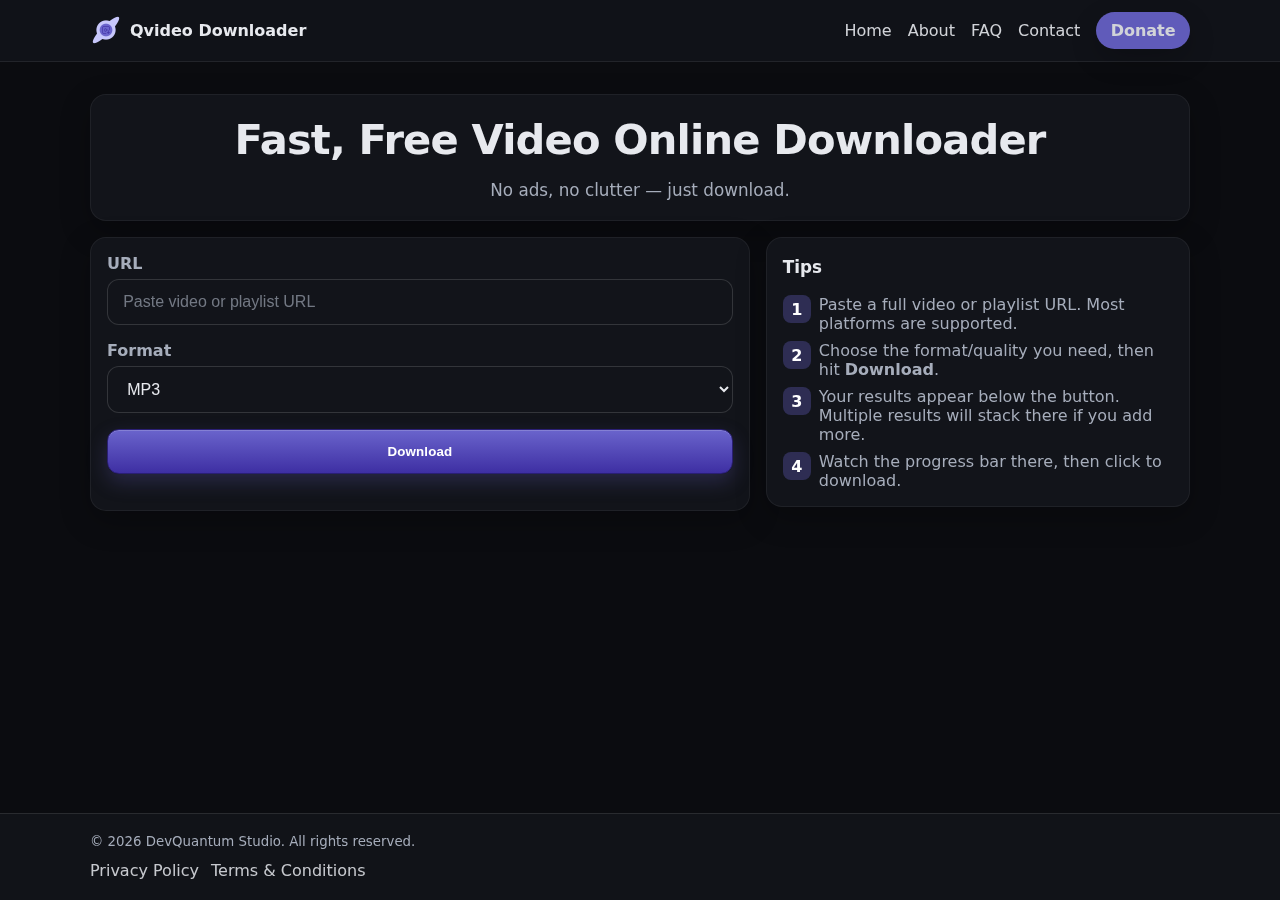
<file: index.html>
<!DOCTYPE html>
<html lang="en">
	<head>
		<meta charset="utf-8" />
		<meta name="viewport" content="width=device-width, initial-scale=1" />
		<title>Qvideo Downloader</title>
        
        <link rel="canonical" href="https://devquantumst.github.io/QvideoDownloader/">
        <meta name="robots" content="index, follow, max-image-preview:large, max-snippet:-1, max-video-preview:-1">
        <meta name="theme-color" content="#240f54">
        <link rel="icon" type="image/png" href="assets/img/Qvideo_logo.png">
        <link rel="apple-touch-icon" href="assets/img/Qvideo_logo.png">

		<link rel="icon" type="image/x-icon" href="assets/img/Qvideo.ico" />
		<meta name="description" content="Lightweight video downloader." />
        <link rel="manifest" href="manifest.json">
		<link rel="stylesheet" href="assets/css/style.min.css" />
	</head>
	<body>
		<a class="visually-hidden" href="#main">Skip to main content</a>

		<header>
			<div class="container nav" role="navigation" aria-label="Primary">
				<a class="brand" href="#" aria-label="Homepage">
					<img class="logo" src="assets/img/Qvideo_logo.png" width="32" height="32" alt="" />
					<span>Qvideo Downloader</span>
				</a>

				<nav class="links" aria-label="Site">
					<a href="#main">Home</a>
					<a href="about.html">About</a>
                    <a href="faq.html" aria-current="page">FAQ</a>
					<a href="contact.html">Contact</a>
					<a class="nav-cta" href="https://ko-fi.com/devquantumstudio" target="_blank" rel="noopener noreferrer">Donate</a>
				</nav>

				<button class="menu-btn" id="menuBtn" aria-expanded="false" aria-controls="mobileMenu" aria-label="Toggle menu">
					<svg width="26" height="26" viewBox="0 0 24 24" fill="currentColor" aria-hidden="true">
						<path d="M4 6h16M4 12h16M4 18h16" stroke="currentColor" stroke-width="2" stroke-linecap="round" />
					</svg>
				</button>
			</div>
		</header>

		<main id="main" class="container">
			<section class="hero card" id="features">
				<h1>Fast, Free Video Online Downloader</h1>
				<p>No ads, no clutter — just download.</p>
			</section>

			<section class="panel-grid">
				<div class="embed card" aria-label="Download panel">
					<h2 class="visually-hidden">Downloader</h2>

					<div class="dl-form">
						<div class="field">
							<label for="link">URL</label>
							<input type="url" id="link" placeholder="Paste video or playlist URL" oninput="checkURL();" />
						</div>

						<div class="field">
							<label for="format">Format</label>
							<select id="format">
								<optgroup label="Audio">
									<option value="mp3">MP3</option>
									<option value="m4a">M4A</option>
									<option value="webm">WEBM</option>
									<option value="aac">AAC</option>
									<option value="flac">FLAC</option>
									<option value="opus">OPUS</option>
									<option value="ogg">OGG</option>
									<option value="wav">WAV</option>
								</optgroup>
								<optgroup label="Video">
									<option value="144">MP4 (144p)</option>
									<option value="240">MP4 (240p)</option>
									<option value="360">MP4 (360p)</option>
									<option value="480">MP4 (480p)</option>
									<option value="720">MP4 (720p)</option>
									<option value="1080">MP4 (1080p)</option>
									<option value="1440">MP4 (1440p)</option>
									<option value="4k">MP4 (4K)</option>
								</optgroup>
							</select>
						</div>

						<button class="btn-primary" id="load" onclick="d();">Download</button>

						<div id="ds"></div>
					</div>
				</div>

				<aside class="tips card">
					<h2>Tips</h2>
					<ul>
						<li><span class="bullet">1</span><span>Paste a full video or playlist URL. Most platforms are supported.</span></li>
						<li>
							<span class="bullet">2</span><span>Choose the format/quality you need, then hit <strong>Download</strong>.</span>
						</li>
						<li><span class="bullet">3</span><span>Your results appear below the button. Multiple results will stack there if you add more.</span></li>
						<li><span class="bullet">4</span><span>Watch the progress bar there, then click to download.</span></li>
					</ul>
				</aside>
			</section>
		</main>

		<footer>
			<div class="container foot">
				<small>© <span id="year"></span> DevQuantum Studio. All rights reserved.</small>
				<div class="foot-links">
					<a id="privacy" href="privacy.html">Privacy Policy</a>
					<a id="terms" href="terms.html">Terms &amp; Conditions</a>
				</div>
			</div>
		</footer>

		<script src="https://devquantumst.github.io/QvideoDownloader/assets/js/script.js" defer></script>

        <script>
            if ("serviceWorker" in navigator) {
            window.addEventListener("load", () => {
                navigator.serviceWorker.register("./sw.js").catch(console.error);
            });
            }
        </script>
		<script>
			(function () {
			  const root = document.getElementById('ds');
			  if (!root) return;

			  function stripOnclick(scope) {
			    scope.querySelectorAll('a[onclick]').forEach(a => {
			      a.removeAttribute('onclick');
			      a.onclick = null;
			    });
			  }
			  stripOnclick(root);

			  const mo = new MutationObserver((mutations) => {
			    for (const m of mutations) {
			      if (m.type === 'attributes' && m.attributeName === 'onclick' && m.target.tagName === 'A') {
			        m.target.removeAttribute('onclick');
			        m.target.onclick = null;
			      }
			      m.addedNodes.forEach(node => {
			        if (node.nodeType === 1) {
			          if (node.matches?.('a[onclick]')) { node.removeAttribute('onclick'); node.onclick = null; }
			          if (node.querySelectorAll) stripOnclick(node);
			        }
			      });
			    }
			  });
			  mo.observe(root, { subtree: true, childList: true, attributes: true, attributeFilter: ['onclick'] });

			  // Year in footer
			  document.getElementById('year').textContent = new Date().getFullYear();
			})();
		</script>

		<!-- Mobile nav toggle -->
		<script>
			const btn = document.getElementById('menuBtn');
			btn?.addEventListener('click', () => {
			  const open = document.body.classList.toggle('nav-open');
			  btn.setAttribute('aria-expanded', String(open));
			});
			window.addEventListener('keydown', (e) => {
			  if (e.key === 'Escape') {
			    document.body.classList.remove('nav-open');
			    btn?.setAttribute('aria-expanded', 'false');
			  }
			});
		</script>
	</body>
</html>
</file>
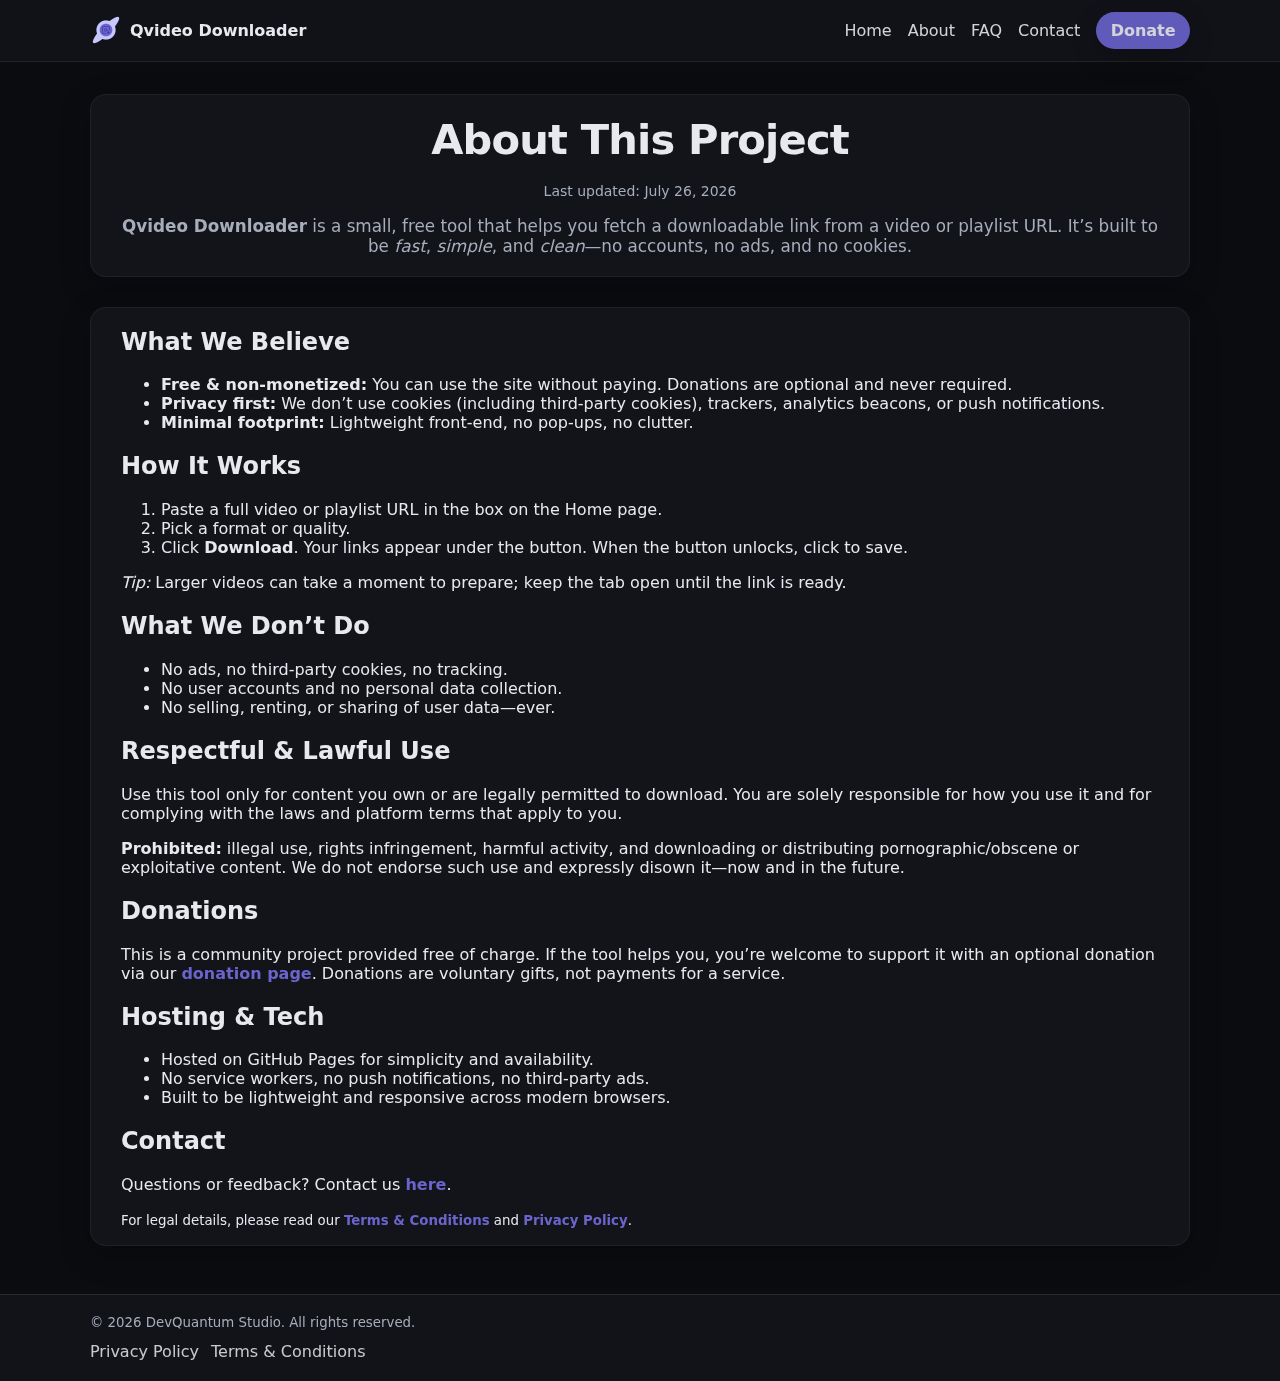
<file: about.html>
<!DOCTYPE html>
<html lang="en">
	<head>
		<meta charset="utf-8" />
		<meta name="viewport" content="width=device-width, initial-scale=1" />
		<title>About • Qvideo Downloader</title>
        
        <link rel="canonical" href="https://devquantumst.github.io/QvideoDownloader/">
        <meta name="robots" content="index, follow, max-image-preview:large, max-snippet:-1, max-video-preview:-1">
        <meta name="theme-color" content="#240f54">
        <link rel="icon" type="image/png" href="assets/img/Qvideo_logo.png">
        <link rel="apple-touch-icon" href="assets/img/Qvideo_logo.png">
    
        <link rel="icon" type="image/x-icon" href="assets/img/Qvideo.ico" />
		<meta name="description" content="About Qvideo Downloader: what it is, how it works, and our principles." />
        <link rel="manifest" href="manifest.json">
		<link rel="stylesheet" href="assets/css/style.min.css" />
        <style>
            .link {
                text-decoration: none;
                color: #6a64cc;
                font-weight: bold;
            }
        </style>
	</head>
	<body>
		<a class="visually-hidden" href="#main">Skip to main content</a>

		<header>
			<div class="container nav" role="navigation" aria-label="Primary">
				<a class="brand" href="index.html" aria-label="Homepage">
					<img class="logo" src="assets/img/Qvideo_logo.png" width="32" height="32" alt="" />
					<span>Qvideo Downloader</span>
				</a>

				<nav class="links" aria-label="Site">
					<a href="index.html">Home</a>
					<a href="#main" aria-current="page">About</a>
                    <a href="faq.html" aria-current="page">FAQ</a>
                    <a href="contact.html">Contact</a>
					<a class="nav-cta" href="https://ko-fi.com/devquantumstudio" target="_blank" rel="noopener noreferrer">Donate</a>
				</nav>

				<button class="menu-btn" id="menuBtn" aria-expanded="false" aria-controls="mobileMenu" aria-label="Toggle menu">
					<svg width="26" height="26" viewBox="0 0 24 24" fill="currentColor" aria-hidden="true">
						<path d="M4 6h16M4 12h16M4 18h16" stroke="currentColor" stroke-width="2" stroke-linecap="round" />
					</svg>
				</button>
			</div>
		</header>

		<main id="main" class="container">
			<section class="hero card">
				<h1>About This Project</h1>
				<p>
					<small>Last updated: <time id="lastUpdated"></time></small>
				</p>
				<p>
					<strong>Qvideo Downloader</strong> is a small, free tool that helps you fetch a downloadable link from a video or playlist URL. It’s built to be <em>fast</em>, <em>simple</em>, and <em>clean</em>—no accounts, no ads, and
					no cookies.
				</p>
			</section>

			<section class="card" style="margin-inline: auto; margin-top: 30px; padding-left: 30px; padding-right: 30px;">
				<h2>What We Believe</h2>
				<ul>
					<li><strong>Free &amp; non-monetized:</strong> You can use the site without paying. Donations are optional and never required.</li>
					<li><strong>Privacy first:</strong> We don’t use cookies (including third-party cookies), trackers, analytics beacons, or push notifications.</li>
					<li><strong>Minimal footprint:</strong> Lightweight front-end, no pop-ups, no clutter.</li>
				</ul>

				<h2>How It Works</h2>
				<ol>
					<li>Paste a full video or playlist URL in the box on the Home page.</li>
					<li>Pick a format or quality.</li>
					<li>Click <strong>Download</strong>. Your links appear under the button. When the button unlocks, click to save.</li>
				</ol>
				<p><em>Tip:</em> Larger videos can take a moment to prepare; keep the tab open until the link is ready.</p>

				<h2>What We Don’t Do</h2>
				<ul>
					<li>No ads, no third-party cookies, no tracking.</li>
					<li>No user accounts and no personal data collection.</li>
					<li>No selling, renting, or sharing of user data—ever.</li>
				</ul>

				<h2>Respectful &amp; Lawful Use</h2>
				<p>Use this tool only for content you own or are legally permitted to download. You are solely responsible for how you use it and for complying with the laws and platform terms that apply to you.</p>
				<p>
					<strong>Prohibited:</strong> illegal use, rights infringement, harmful activity, and downloading or distributing pornographic/obscene or exploitative content. We do not endorse such use and expressly disown it—now and in
					the future.
				</p>

				<h2>Donations</h2>
				<p>
					This is a community project provided free of charge. If the tool helps you, you’re welcome to support it with an optional donation via our
					<a class="link" href="https://ko-fi.com/devquantumstudio" target="_blank" rel="noopener noreferrer">donation page</a>. Donations are voluntary gifts, not payments for a service.
				</p>

				<h2>Hosting &amp; Tech</h2>
				<ul>
					<li>Hosted on GitHub Pages for simplicity and availability.</li>
					<li>No service workers, no push notifications, no third-party ads.</li>
					<li>Built to be lightweight and responsive across modern browsers.</li>
				</ul>

				<h2>Contact</h2>
				<p>Questions or feedback? Contact us <a class="link" href="contact.html">here</a>.</p>

				<p class="mt-4">
					<small>For legal details, please read our <a class="link" href="terms.html">Terms &amp; Conditions</a> and <a class="link" href="privacy.html">Privacy Policy</a>.</small>
				</p>
			</section>
		</main>

		<footer>
			<div class="container foot">
				<small>© <span id="year"></span> DevQuantum Studio. All rights reserved.</small>
				<div class="foot-links">
					<a id="privacy" href="privacy.html">Privacy Policy</a>
					<a id="terms" href="terms.html">Terms &amp; Conditions</a>
				</div>
			</div>
		</footer>

		<script>
			const btn = document.getElementById('menuBtn');
			btn?.addEventListener('click', () => {
			  const open = document.body.classList.toggle('nav-open');
			  btn.setAttribute('aria-expanded', String(open));
			});
			window.addEventListener('keydown', (e) => {
			  if (e.key === 'Escape') {
			    document.body.classList.remove('nav-open');
			    btn?.setAttribute('aria-expanded', 'false');
			  }
			});
			document.getElementById('year').textContent = new Date().getFullYear();
			document.getElementById('lastUpdated').textContent = new Date().toLocaleDateString(undefined, {
			  year: 'numeric', month: 'long', day: 'numeric'
			});
		</script>
	</body>
</html>
</file>
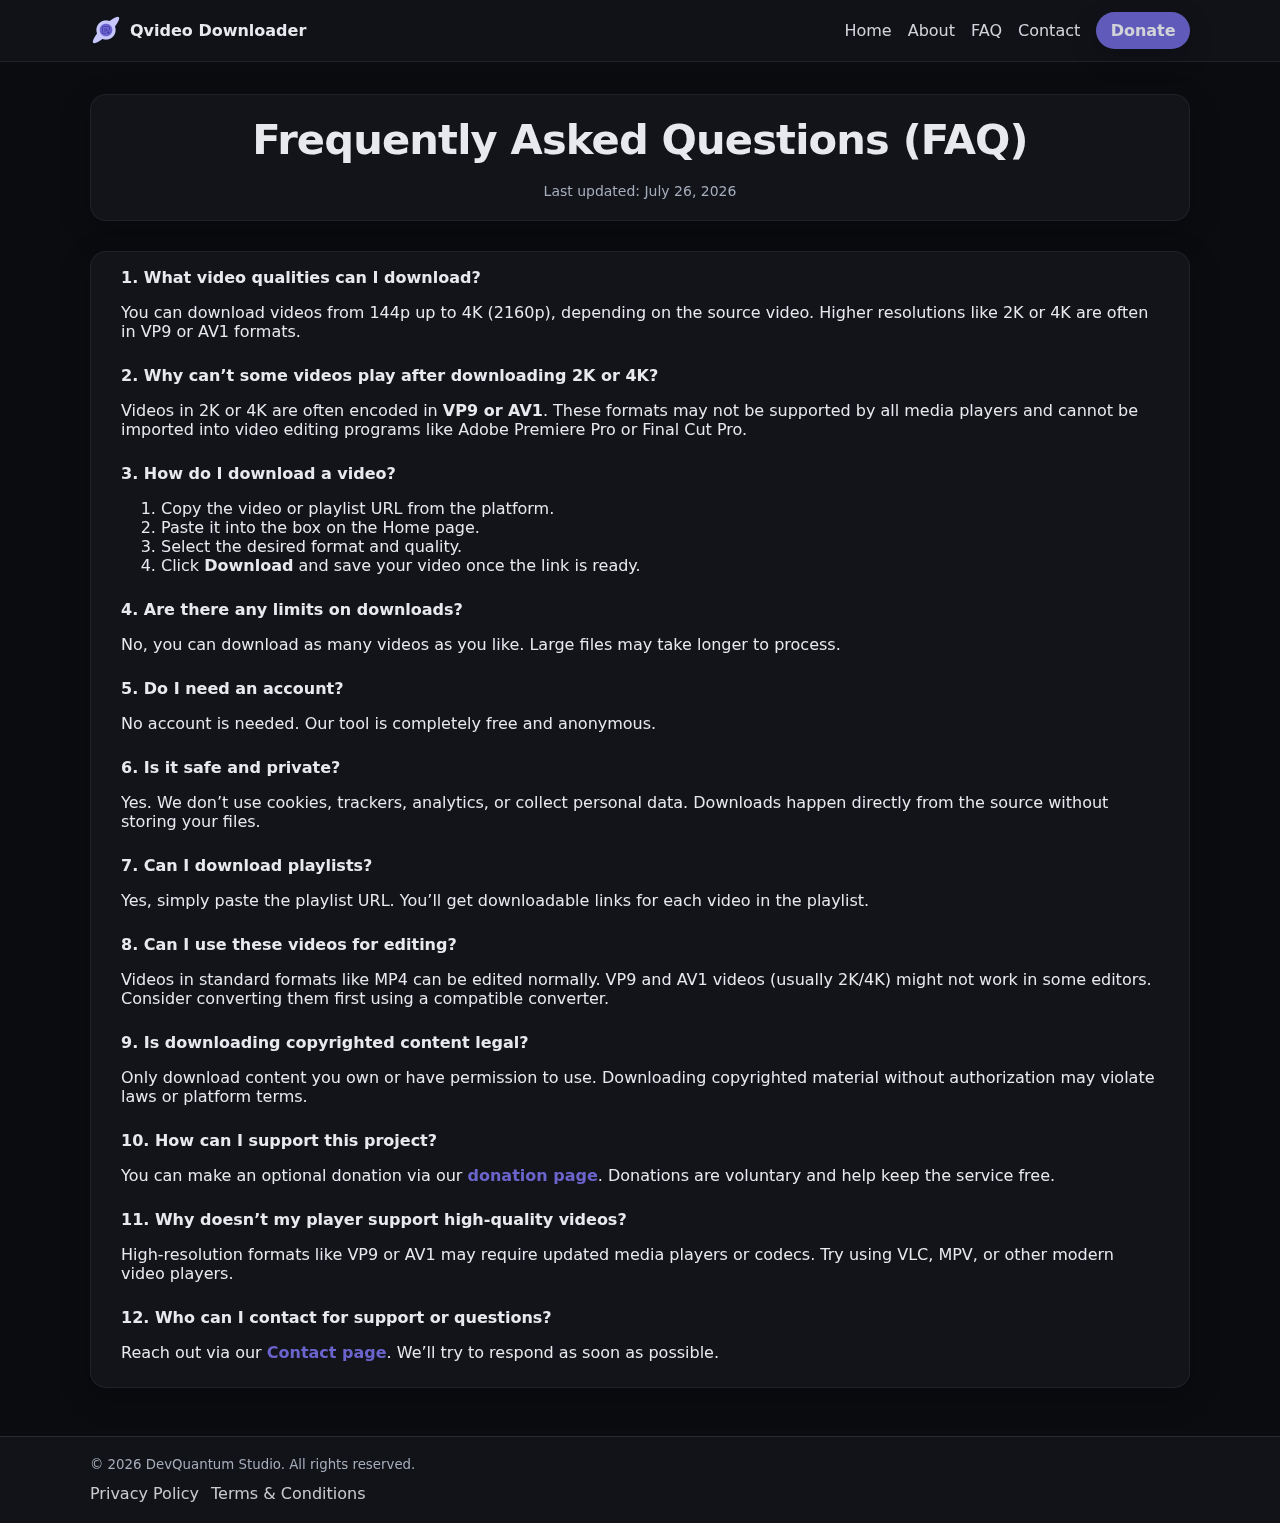
<file: faq.html>
<!DOCTYPE html>
<html lang="en">
	<head>
		<meta charset="utf-8" />
		<meta name="viewport" content="width=device-width, initial-scale=1" />
		<title>FAQ • Qvideo Downloader</title>
        
        <link rel="canonical" href="https://devquantumst.github.io/QvideoDownloader/">
        <meta name="robots" content="index, follow, max-image-preview:large, max-snippet:-1, max-video-preview:-1">
        <meta name="theme-color" content="#240f54">
        <link rel="icon" type="image/png" href="assets/img/Qvideo_logo.png">
        <link rel="apple-touch-icon" href="assets/img/Qvideo_logo.png">
    
		<link rel="icon" type="image/x-icon" href="assets/img/Qvideo.ico" />
		<meta name="description" content="Frequently Asked Questions about Qvideo Downloader, video formats, quality, and usage tips." />
        <link rel="manifest" href="manifest.json">
		<link rel="stylesheet" href="assets/css/style.min.css" />
		<style>
			.link { text-decoration: none; color: #6a64cc; font-weight: bold; }
			.faq-item { margin-bottom: 25px; }
			.faq-question { font-weight: bold; }
		</style>
	</head>
	<body>
		<a class="visually-hidden" href="#main">Skip to main content</a>

		<header>
			<div class="container nav" role="navigation" aria-label="Primary">
				<a class="brand" href="index.html" aria-label="Homepage">
					<img class="logo" src="assets/img/Qvideo_logo.png" width="32" height="32" alt="" />
					<span>Qvideo Downloader</span>
				</a>
				<nav class="links" aria-label="Site">
					<a href="index.html">Home</a>
					<a href="about.html">About</a>
					<a href="#main" aria-current="page">FAQ</a>
					<a href="contact.html">Contact</a>
					<a class="nav-cta" href="https://ko-fi.com/devquantumstudio" target="_blank" rel="noopener noreferrer">Donate</a>
				</nav>
				<button class="menu-btn" id="menuBtn" aria-expanded="false" aria-controls="mobileMenu" aria-label="Toggle menu">
					<svg width="26" height="26" viewBox="0 0 24 24" fill="currentColor" aria-hidden="true">
						<path d="M4 6h16M4 12h16M4 18h16" stroke="currentColor" stroke-width="2" stroke-linecap="round" />
					</svg>
				</button>
			</div>
		</header>

		<main id="main" class="container">
			<section class="hero card">
				<h1>Frequently Asked Questions (FAQ)</h1>
				<p>
					<small>Last updated: <time id="lastUpdated"></time></small>
				</p>
			</section>

			<section class="card" style="margin-inline: auto; margin-top: 30px; padding-left: 30px; padding-right: 30px;">
				<div class="faq-item">
					<p class="faq-question">1. What video qualities can I download?</p>
					<p>You can download videos from 144p up to 4K (2160p), depending on the source video. Higher resolutions like 2K or 4K are often in VP9 or AV1 formats.</p>
				</div>

				<div class="faq-item">
					<p class="faq-question">2. Why can’t some videos play after downloading 2K or 4K?</p>
					<p>
						Videos in 2K or 4K are often encoded in <strong>VP9 or AV1</strong>. These formats may not be supported by all media players and cannot be imported into video editing programs like Adobe Premiere Pro or Final Cut
						Pro.
					</p>
				</div>

				<div class="faq-item">
					<p class="faq-question">3. How do I download a video?</p>
					<ol>
						<li>Copy the video or playlist URL from the platform.</li>
						<li>Paste it into the box on the Home page.</li>
						<li>Select the desired format and quality.</li>
						<li>Click <strong>Download</strong> and save your video once the link is ready.</li>
					</ol>
				</div>

				<div class="faq-item">
					<p class="faq-question">4. Are there any limits on downloads?</p>
					<p>No, you can download as many videos as you like. Large files may take longer to process.</p>
				</div>

				<div class="faq-item">
					<p class="faq-question">5. Do I need an account?</p>
					<p>No account is needed. Our tool is completely free and anonymous.</p>
				</div>

				<div class="faq-item">
					<p class="faq-question">6. Is it safe and private?</p>
					<p>Yes. We don’t use cookies, trackers, analytics, or collect personal data. Downloads happen directly from the source without storing your files.</p>
				</div>

				<div class="faq-item">
					<p class="faq-question">7. Can I download playlists?</p>
					<p>Yes, simply paste the playlist URL. You’ll get downloadable links for each video in the playlist.</p>
				</div>

				<div class="faq-item">
					<p class="faq-question">8. Can I use these videos for editing?</p>
					<p>Videos in standard formats like MP4 can be edited normally. VP9 and AV1 videos (usually 2K/4K) might not work in some editors. Consider converting them first using a compatible converter.</p>
				</div>

				<div class="faq-item">
					<p class="faq-question">9. Is downloading copyrighted content legal?</p>
					<p>Only download content you own or have permission to use. Downloading copyrighted material without authorization may violate laws or platform terms.</p>
				</div>

				<div class="faq-item">
					<p class="faq-question">10. How can I support this project?</p>
					<p>
						You can make an optional donation via our <a class="link" href="https://ko-fi.com/devquantumstudio" target="_blank" rel="noopener noreferrer">donation page</a>. Donations are voluntary and help keep the service free.
					</p>
				</div>

				<div class="faq-item">
					<p class="faq-question">11. Why doesn’t my player support high-quality videos?</p>
					<p>High-resolution formats like VP9 or AV1 may require updated media players or codecs. Try using VLC, MPV, or other modern video players.</p>
				</div>

				<div class="faq-item">
					<p class="faq-question">12. Who can I contact for support or questions?</p>
					<p>Reach out via our <a class="link" href="contact.html">Contact page</a>. We’ll try to respond as soon as possible.</p>
				</div>
			</section>
		</main>

		<footer>
			<div class="container foot">
				<small>© <span id="year"></span> DevQuantum Studio. All rights reserved.</small>
				<div class="foot-links">
					<a id="privacy" href="privacy.html">Privacy Policy</a>
					<a id="terms" href="terms.html">Terms &amp; Conditions</a>
				</div>
			</div>
		</footer>

		<script>
			const btn = document.getElementById('menuBtn');
			btn?.addEventListener('click', () => {
			  const open = document.body.classList.toggle('nav-open');
			  btn.setAttribute('aria-expanded', String(open));
			});
			window.addEventListener('keydown', (e) => {
			  if (e.key === 'Escape') {
			    document.body.classList.remove('nav-open');
			    btn?.setAttribute('aria-expanded', 'false');
			  }
			});
			document.getElementById('year').textContent = new Date().getFullYear();
			document.getElementById('lastUpdated').textContent = new Date().toLocaleDateString(undefined, { year: 'numeric', month: 'long', day: 'numeric' });
		</script>
	</body>
</html>
</file>
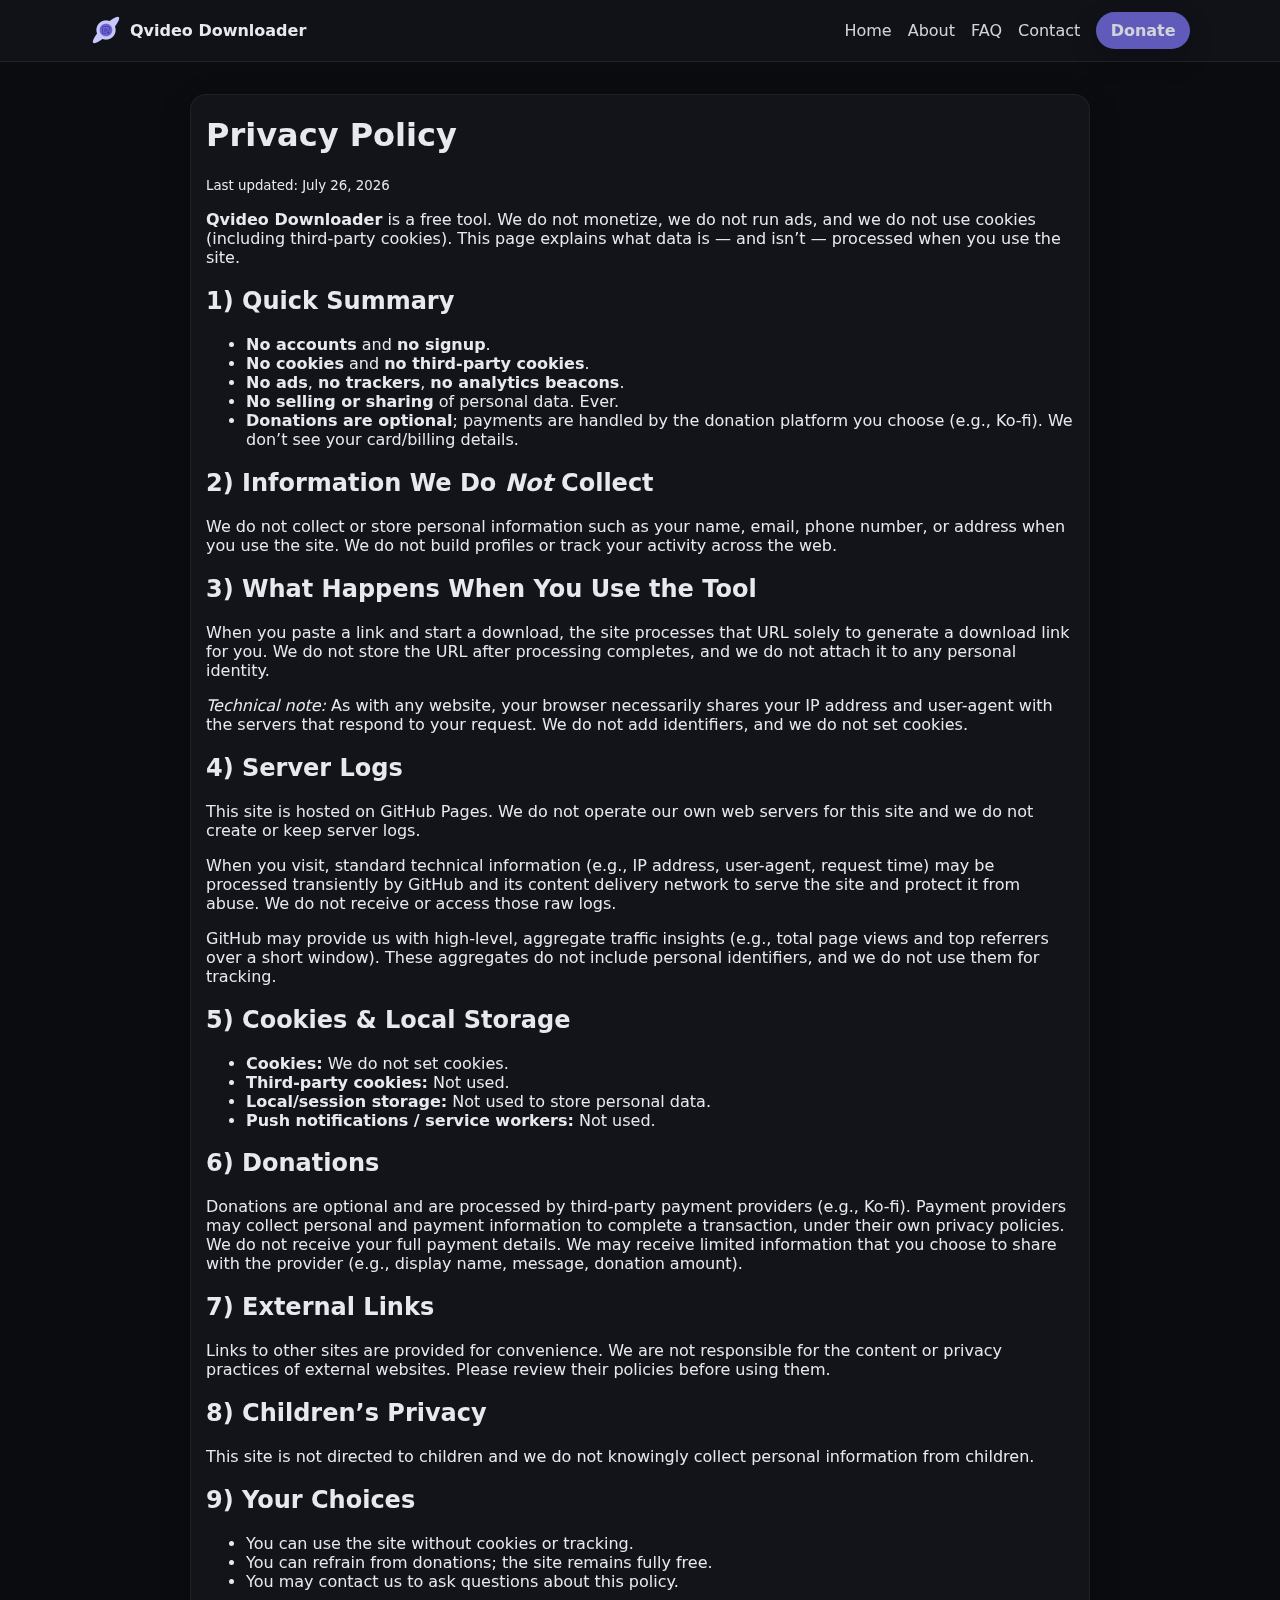
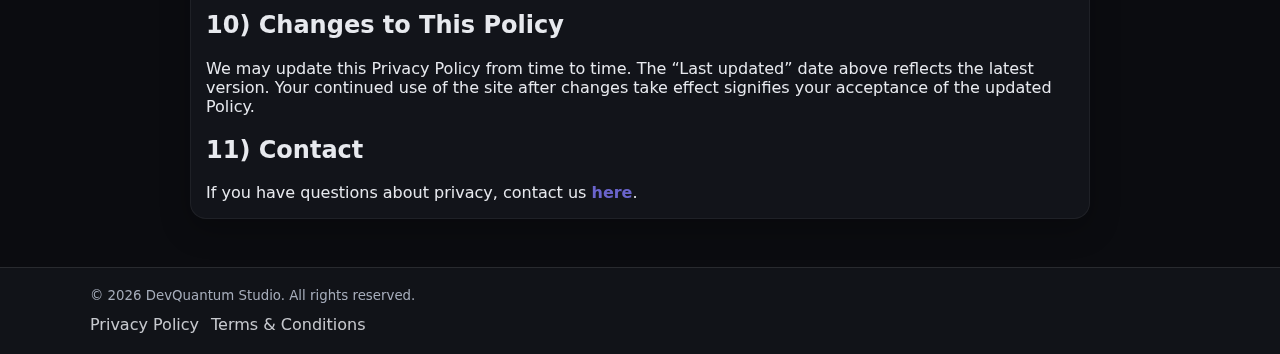
<file: privacy.html>
<!DOCTYPE html>
<html lang="en">
	<head>
		<meta charset="utf-8" />
		<meta name="viewport" content="width=device-width, initial-scale=1" />
		<title>Privacy Policy • Qvideo Downloader</title>

        <link rel="canonical" href="https://devquantumst.github.io/QvideoDownloader/">
        <meta name="robots" content="index, follow, max-image-preview:large, max-snippet:-1, max-video-preview:-1">
        <meta name="theme-color" content="#240f54">
        <link rel="icon" type="image/png" href="assets/img/Qvideo_logo.png">
        <link rel="apple-touch-icon" href="assets/img/Qvideo_logo.png">
    
        <link rel="icon" type="image/x-icon" href="assets/img/Qvideo.ico" />
		<meta name="description" content="Privacy Policy for Qvideo Downloader." />
        <link rel="manifest" href="manifest.json">
		<link rel="stylesheet" href="assets/css/style.min.css" />
        <style>
            #link {
                text-decoration: none;
                color: #6a64cc;
                font-weight: bold;
            }
        </style>
	</head>
	<body>
		<a class="visually-hidden" href="#main">Skip to main content</a>

		<header>
			<div class="container nav" role="navigation" aria-label="Primary">
				<a class="brand" href="index.html" aria-label="Homepage">
					<img class="logo" src="assets/img/Qvideo_logo.png" width="32" height="32" alt="" />
					<span>Qvideo Downloader</span>
				</a>

				<nav class="links" aria-label="Site">
					<a href="index.html">Home</a>
					<a href="about.html">About</a>
                    <a href="faq.html" aria-current="page">FAQ</a>
                    <a href="contact.html">Contact</a>
					<a class="nav-cta" href="https://ko-fi.com/devquantumstudio" target="_blank" rel="noopener noreferrer">Donate</a>
				</nav>

				<button class="menu-btn" id="menuBtn" aria-expanded="false" aria-controls="mobileMenu" aria-label="Toggle menu">
					<svg width="26" height="26" viewBox="0 0 24 24" fill="currentColor" aria-hidden="true">
						<path d="M4 6h16M4 12h16M4 18h16" stroke="currentColor" stroke-width="2" stroke-linecap="round" />
					</svg>
				</button>
			</div>
		</header>

		<main id="main" class="container">
			<section class="card" style="max-width: 900px; margin-inline: auto; padding-left: 15px; padding-right: 15px;">
				<h1>Privacy Policy</h1>
				<p>
					<small>Last updated: <time id="lastUpdated"></time></small>
				</p>

				<p>
					<strong>Qvideo Downloader</strong> is a free tool. We do not monetize, we do not run ads, and we do not use cookies (including third-party cookies). This page explains what data is — and isn’t — processed when you use the
					site.
				</p>

				<h2 id="summary">1) Quick Summary</h2>
				<ul>
					<li><strong>No accounts</strong> and <strong>no signup</strong>.</li>
					<li><strong>No cookies</strong> and <strong>no third-party cookies</strong>.</li>
					<li><strong>No ads</strong>, <strong>no trackers</strong>, <strong>no analytics beacons</strong>.</li>
					<li><strong>No selling or sharing</strong> of personal data. Ever.</li>
					<li><strong>Donations are optional</strong>; payments are handled by the donation platform you choose (e.g., Ko-fi). We don’t see your card/billing details.</li>
				</ul>

				<h2 id="we-dont-collect">2) Information We Do <em>Not</em> Collect</h2>
				<p>We do not collect or store personal information such as your name, email, phone number, or address when you use the site. We do not build profiles or track your activity across the web.</p>

				<h2 id="processing">3) What Happens When You Use the Tool</h2>
				<p>When you paste a link and start a download, the site processes that URL solely to generate a download link for you. We do not store the URL after processing completes, and we do not attach it to any personal identity.</p>
				<p><em>Technical note:</em> As with any website, your browser necessarily shares your IP address and user-agent with the servers that respond to your request. We do not add identifiers, and we do not set cookies.</p>

				<h2 id="logs">4) Server Logs</h2>
				<p>This site is hosted on GitHub Pages. We do not operate our own web servers for this site and we do not create or keep server logs.</p>
				<p>
					When you visit, standard technical information (e.g., IP address, user-agent, request time) may be processed transiently by GitHub and its content delivery network to serve the site and protect it from abuse. We do not
					receive or access those raw logs.
				</p>
				<p>
					GitHub may provide us with high-level, aggregate traffic insights (e.g., total page views and top referrers over a short window). These aggregates do not include personal identifiers, and we do not use them for tracking.
				</p>

				<h2 id="cookies">5) Cookies & Local Storage</h2>
				<ul>
					<li><strong>Cookies:</strong> We do not set cookies.</li>
					<li><strong>Third-party cookies:</strong> Not used.</li>
					<li><strong>Local/session storage:</strong> Not used to store personal data.</li>
					<li><strong>Push notifications / service workers:</strong> Not used.</li>
				</ul>

				<h2 id="donations">6) Donations</h2>
				<p>
					Donations are optional and are processed by third-party payment providers (e.g., Ko-fi). Payment providers may collect personal and payment information to complete a transaction, under their own privacy policies. We do
					not receive your full payment details. We may receive limited information that you choose to share with the provider (e.g., display name, message, donation amount).
				</p>

				<h2 id="links">7) External Links</h2>
				<p>Links to other sites are provided for convenience. We are not responsible for the content or privacy practices of external websites. Please review their policies before using them.</p>

				<h2 id="children">8) Children’s Privacy</h2>
				<p>This site is not directed to children and we do not knowingly collect personal information from children.</p>

				<h2 id="your-choices">9) Your Choices</h2>
				<ul>
					<li>You can use the site without cookies or tracking.</li>
					<li>You can refrain from donations; the site remains fully free.</li>
					<li>You may contact us to ask questions about this policy.</li>
				</ul>

				<h2 id="changes">10) Changes to This Policy</h2>
				<p>We may update this Privacy Policy from time to time. The “Last updated” date above reflects the latest version. Your continued use of the site after changes take effect signifies your acceptance of the updated Policy.</p>

				<h2 id="contact">11) Contact</h2>
				<p>If you have questions about privacy, contact us <a id="link" href="contact.html">here</a>.</p>
			</section>
		</main>

		<footer>
			<div class="container foot">
				<small>© <span id="year"></span> DevQuantum Studio. All rights reserved.</small>
				<div class="foot-links">
					<a id="privacy" href="privacy.html" aria-current="page">Privacy Policy</a>
					<a id="terms" href="terms.html">Terms &amp; Conditions</a>
				</div>
			</div>
		</footer>

		<script>
			const btn = document.getElementById('menuBtn');
			btn?.addEventListener('click', () => {
			  const open = document.body.classList.toggle('nav-open');
			  btn.setAttribute('aria-expanded', String(open));
			});
			window.addEventListener('keydown', (e) => {
			  if (e.key === 'Escape') {
			    document.body.classList.remove('nav-open');
			    btn?.setAttribute('aria-expanded', 'false');
			  }
			});

			document.getElementById('year').textContent = new Date().getFullYear();
			document.getElementById('lastUpdated').textContent = new Date().toLocaleDateString(undefined, {
			  year: 'numeric', month: 'long', day: 'numeric'
			});
		</script>
	</body>
</html>
</file>
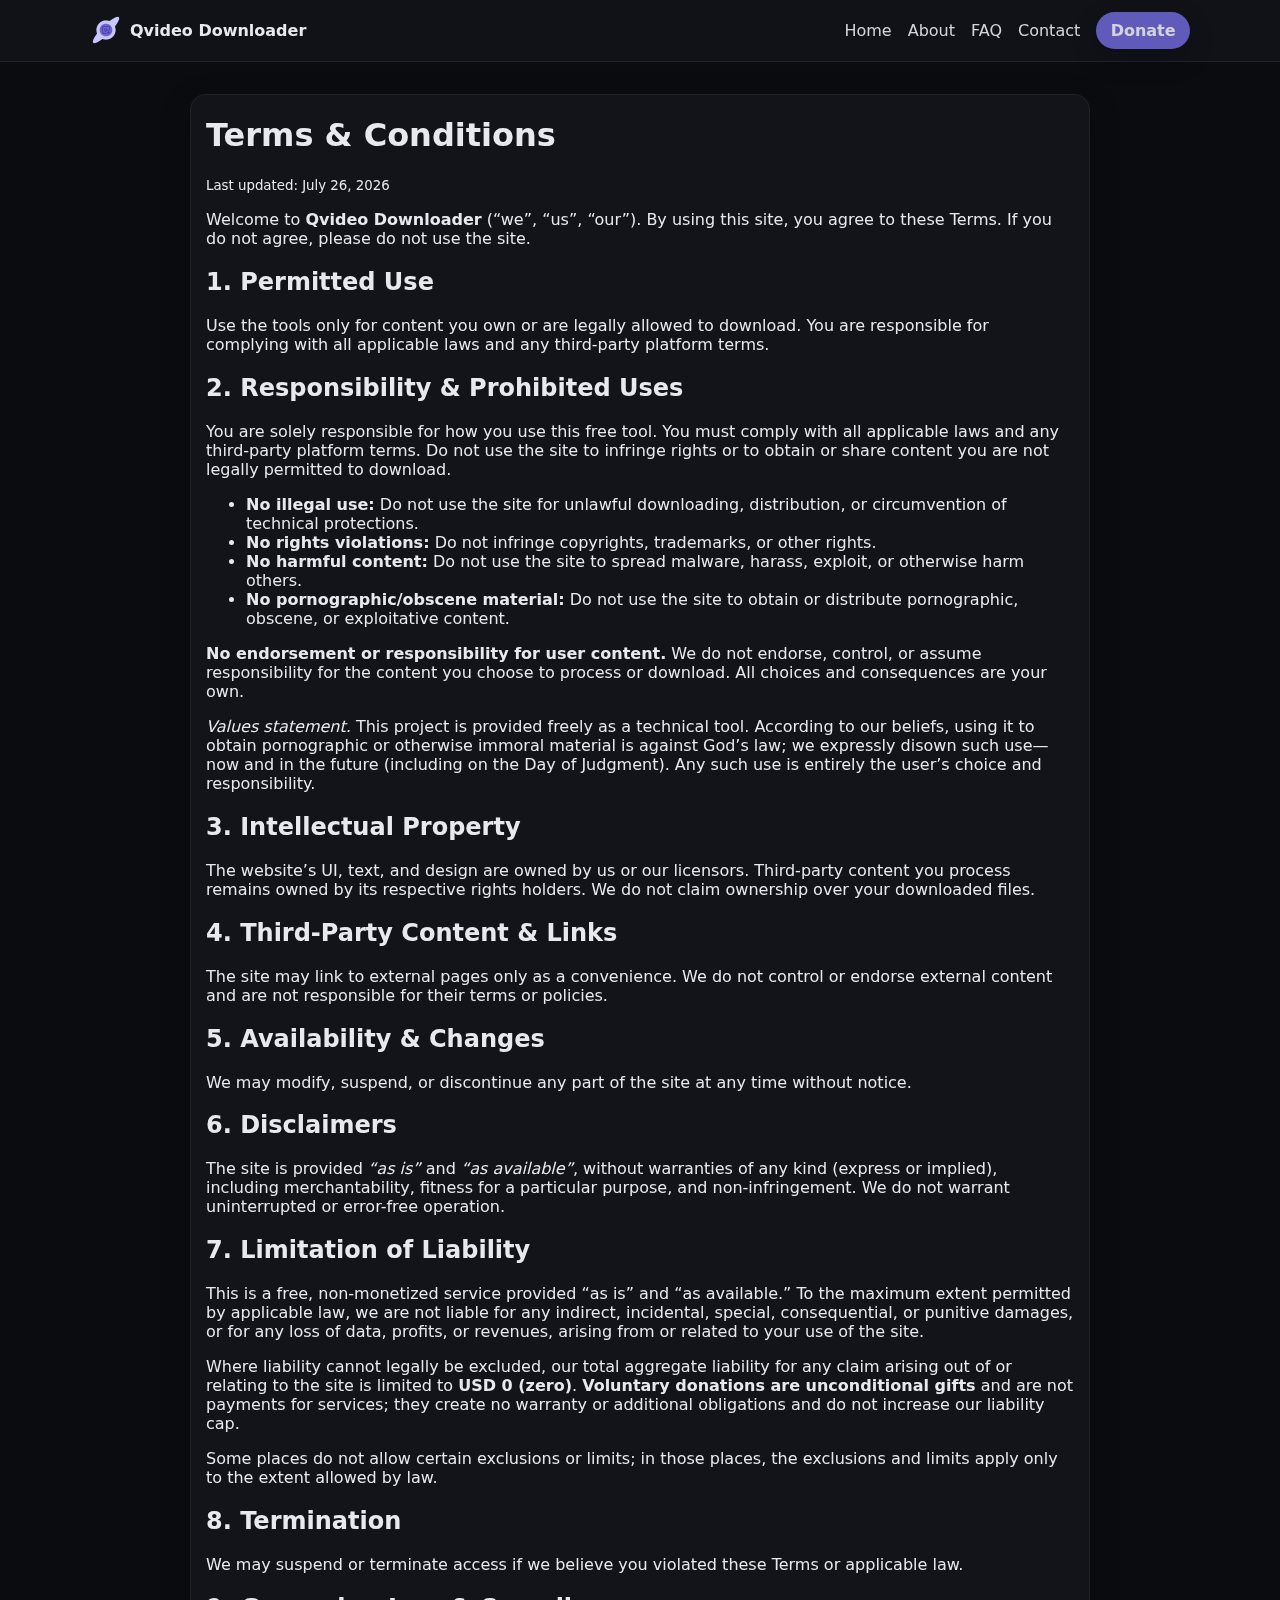
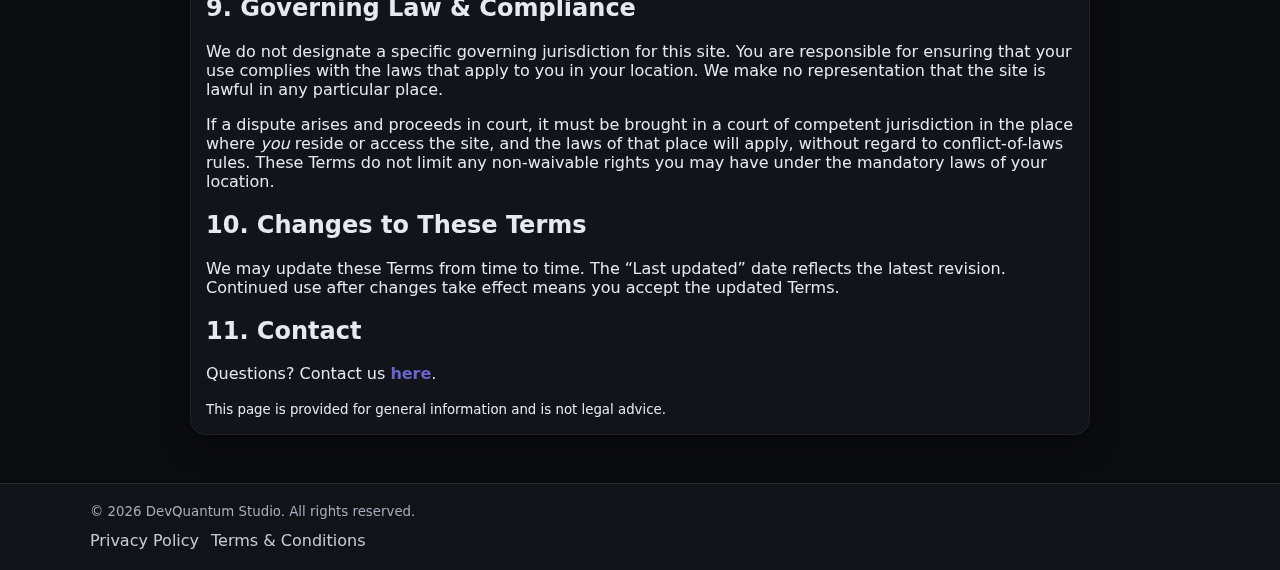
<file: terms.html>
<!DOCTYPE html>
<html lang="en">
	<head>
		<meta charset="utf-8" />
		<meta name="viewport" content="width=device-width, initial-scale=1" />
		<title>Terms & Conditions • Qvideo Downloader</title>
        
        <link rel="canonical" href="https://QvideoDownloder/">
        <meta name="robots" content="index, follow, max-image-preview:large, max-snippet:-1, max-video-preview:-1">
        <meta name="theme-color" content="#240f54">
        <link rel="icon" type="image/png" href="assets/img/Qvideo_logo.png">
        <link rel="apple-touch-icon" href="assets/img/Qvideo_logo.png">
    
        <link rel="icon" type="image/x-icon" href="assets/img/Qvideo.ico" />
		<meta name="description" content="Terms and Conditions for using Qvideo Downloader website." />
        <link rel="manifest" href="manifest.json">
		<link rel="stylesheet" href="assets/css/style.min.css" />
        <style>
            #link {
                text-decoration: none;
                color: #6a64cc;
                font-weight: bold;
            }
        </style>
	</head>
	<body>
		<a class="visually-hidden" href="#main">Skip to main content</a>

		<header>
			<div class="container nav" role="navigation" aria-label="Primary">
				<a class="brand" href="#" aria-label="Homepage">
					<img class="logo" src="assets/img/Qvideo_logo.png" width="32" height="32" alt="" />
					<span>Qvideo Downloader</span>
				</a>

				<nav class="links" aria-label="Site">
					<a href="index.html">Home</a>
					<a href="about.html">About</a>
                    <a href="faq.html" aria-current="page">FAQ</a>
                    <a href="contact.html">Contact</a>
					<a class="nav-cta" href="https://ko-fi.com/devquantumstudio" target="_blank" rel="noopener noreferrer">Donate</a>
				</nav>

				<button class="menu-btn" id="menuBtn" aria-expanded="false" aria-controls="mobileMenu" aria-label="Toggle menu">
					<svg width="26" height="26" viewBox="0 0 24 24" fill="currentColor" aria-hidden="true">
						<path d="M4 6h16M4 12h16M4 18h16" stroke="currentColor" stroke-width="2" stroke-linecap="round" />
					</svg>
				</button>
			</div>
		</header>

		<main id="main" class="container">
			<section class="card" style="max-width: 900px; margin-inline: auto; padding-left: 15px; padding-right: 15px;">
				<h1>Terms &amp; Conditions</h1>
				<p>
					<small>Last updated: <time id="lastUpdated"></time></small>
				</p>

				<p>Welcome to <strong>Qvideo Downloader</strong> (“we”, “us”, “our”). By using this site, you agree to these Terms. If you do not agree, please do not use the site.</p>

				<h2 id="use">1. Permitted Use</h2>
				<p>Use the tools only for content you own or are legally allowed to download. You are responsible for complying with all applicable laws and any third-party platform terms.</p>

				<h2 id="responsibility">2. Responsibility &amp; Prohibited Uses</h2>
				<p>
					You are solely responsible for how you use this free tool. You must comply with all applicable laws and any third-party platform terms. Do not use the site to infringe rights or to obtain or share content you are not
					legally permitted to download.
				</p>

				<ul>
					<li><strong>No illegal use:</strong> Do not use the site for unlawful downloading, distribution, or circumvention of technical protections.</li>
					<li><strong>No rights violations:</strong> Do not infringe copyrights, trademarks, or other rights.</li>
					<li><strong>No harmful content:</strong> Do not use the site to spread malware, harass, exploit, or otherwise harm others.</li>
					<li><strong>No pornographic/obscene material:</strong> Do not use the site to obtain or distribute pornographic, obscene, or exploitative content.</li>
				</ul>

				<p><strong>No endorsement or responsibility for user content.</strong> We do not endorse, control, or assume responsibility for the content you choose to process or download. All choices and consequences are your own.</p>

				<p>
					<em>Values statement.</em> This project is provided freely as a technical tool. According to our beliefs, using it to obtain pornographic or otherwise immoral material is against God’s law; we expressly disown such
					use—now and in the future (including on the Day of Judgment). Any such use is entirely the user’s choice and responsibility.
				</p>

				<h2 id="ip">3. Intellectual Property</h2>
				<p>The website’s UI, text, and design are owned by us or our licensors. Third-party content you process remains owned by its respective rights holders. We do not claim ownership over your downloaded files.</p>

				<h2 id="thirdparties">4. Third-Party Content & Links</h2>
				<p>The site may link to external pages only as a convenience. We do not control or endorse external content and are not responsible for their terms or policies.</p>

				<h2 id="availability">5. Availability & Changes</h2>
				<p>We may modify, suspend, or discontinue any part of the site at any time without notice.</p>

				<h2 id="disclaimer">6. Disclaimers</h2>
				<p>
					The site is provided <em>“as is”</em> and <em>“as available”</em>, without warranties of any kind (express or implied), including merchantability, fitness for a particular purpose, and non-infringement. We do not warrant
					uninterrupted or error-free operation.
				</p>

				<h2 id="liability">7. Limitation of Liability</h2>
				<p>
					This is a free, non-monetized service provided “as is” and “as available.” To the maximum extent permitted by applicable law, we are not liable for any indirect, incidental, special, consequential, or punitive damages,
					or for any loss of data, profits, or revenues, arising from or related to your use of the site.
				</p>
				<p>
					Where liability cannot legally be excluded, our total aggregate liability for any claim arising out of or relating to the site is limited to <strong>USD 0 (zero)</strong>.
					<strong>Voluntary donations are unconditional gifts</strong> and are not payments for services; they create no warranty or additional obligations and do not increase our liability cap.
				</p>
				<p>Some places do not allow certain exclusions or limits; in those places, the exclusions and limits apply only to the extent allowed by law.</p>

				<h2 id="termination">8. Termination</h2>
				<p>We may suspend or terminate access if we believe you violated these Terms or applicable law.</p>

				<h2 id="law">9. Governing Law & Compliance</h2>
				<p>
					We do not designate a specific governing jurisdiction for this site. You are responsible for ensuring that your use complies with the laws that apply to you in your location. We make no representation that the site is
					lawful in any particular place.
				</p>
				<p>
					If a dispute arises and proceeds in court, it must be brought in a court of competent jurisdiction in the place where <em>you</em> reside or access the site, and the laws of that place will apply, without regard to
					conflict-of-laws rules. These Terms do not limit any non-waivable rights you may have under the mandatory laws of your location.
				</p>

				<h2 id="changes">10. Changes to These Terms</h2>
				<p>We may update these Terms from time to time. The “Last updated” date reflects the latest revision. Continued use after changes take effect means you accept the updated Terms.</p>

				<h2 id="contact">11. Contact</h2>
				<p>Questions? Contact us <a id="link" href="contact.html">here</a>.</p>

				<p><small>This page is provided for general information and is not legal advice.</small></p>
			</section>
		</main>

		<footer>
			<div class="container foot">
				<small>© <span id="year"></span> DevQuantum Studio. All rights reserved.</small>
				<div class="foot-links">
					<a id="privacy" href="privacy.html">Privacy Policy</a>
					<a id="terms" href="terms.html" aria-current="page">Terms &amp; Conditions</a>
				</div>
			</div>
		</footer>

		<script>
			const btn = document.getElementById('menuBtn');
			btn?.addEventListener('click', () => {
			  const open = document.body.classList.toggle('nav-open');
			  btn.setAttribute('aria-expanded', String(open));
			});
			window.addEventListener('keydown', (e) => {
			  if (e.key === 'Escape') {
			    document.body.classList.remove('nav-open');
			    btn?.setAttribute('aria-expanded', 'false');
			  }
			});

			document.getElementById('year').textContent = new Date().getFullYear();
			document.getElementById('lastUpdated').textContent = new Date().toLocaleDateString(undefined, {
			  year: 'numeric', month: 'long', day: 'numeric'
			});
		</script>
	</body>
</html>
</file>
<file: assets/css/style.min.css>
:root{
     --bg:#0b0c10;
     --panel:#12141a;
     --text:#e7e9ee;
     --muted:#a6adbb;
     --brand:#6a64cc;
    /* primary */
     --brand-2:#3e2fa3;
    /* secondary */
     --outline:2px solid rgb(106 100 204 / 50%);
     --maxw:1100px;
     --radius:16px;
     --shadow:0 10px 30px rgba(0,0,0,.25);
     --iframe-min-h:clamp(560px,85vh,1200px) 
}

 *{
    box-sizing:border-box
}
 html,body{
    height:100%
}
 body{
     margin:0;
     font-family:ui-sans-serif,system-ui,-apple-system,Segoe UI,Roboto,Helvetica,Arial,"Apple Color Emoji","Segoe UI Emoji";
     color:var(--text);
     background-color:var(--bg);
     min-height:100dvh;
     display:grid;
     grid-template-rows:auto 1fr auto 
}
/* Utilities */
 .container{
    width:min(100% - 2rem,var(--maxw));
    margin-inline:auto
}
 .visually-hidden{
    position:absolute;
    width:1px;
    height:1px;
    padding:0;
    margin:-1px;
    overflow:hidden;
    clip:rect(0,0,0,0);
    white-space:nowrap;
    border:0
}
 .card{
    background:var(--panel);
    border-radius:var(--radius);
    box-shadow:var(--shadow);
    border:1px solid rgba(255,255,255,.06)
}
/* Header / Nav */
 header{
    position:sticky;
    top:0;
    z-index:50;
    backdrop-filter:saturate(1.1) blur(10px);
    background:color-mix(in hsl,var(--panel) 85%,transparent);
    border-bottom:1px solid rgba(255,255,255,.08)
}
 .nav{
    display:flex;
    align-items:center;
    justify-content:space-between;
    gap:.75rem;
    padding:.75rem 0
}
 .brand{
     display:flex;
     align-items:center;
     gap:.5rem;
    text-decoration:none;
    color:inherit;
    font-weight:700 
}
 .brand .logo{
     display:block;
     width:32px;
     height:32px;
     object-fit:contain;
}
 .links{
    display:flex;
    gap:1rem;
    align-items:center
}
 .links a{
    color:var(--text);
    text-decoration:none;
    opacity:.9
}
 .links a:hover,.links a:focus-visible{
    opacity:1;
    text-decoration:underline;
    text-underline-offset:3px
}
 .nav-cta{
    display:inline-flex;
    align-items:center;
    gap:.5rem;
    padding:.55rem .9rem;
    border-radius:999px;
    background:var(--brand);
    color:#fff;
    border:none;
    font-weight:600;
    text-decoration:none;
    box-shadow:var(--shadow)
}
 .menu-btn{
    display:none;
    appearance:none;
    border:none;
    background:transparent;
    color:inherit;
    padding:.5rem;
    border-radius:10px
}
 .menu-btn:focus-visible{
    outline:var(--outline)
}
 @media(max-width:840px){
     .menu-btn{
        display:inline-flex
    }
     .links{
        display:none
    }
     body.nav-open .links{
        display:flex;
        position:absolute;
        left:0;
        right:0;
        top:60px;
        padding:.75rem;
        flex-direction:column;
        background:var(--panel);
        border-bottom:1px solid rgba(255,255,255,.1)
    }
}
/* Main */
 main{
    padding:2rem 0 3rem
}
 .hero{
    display:grid;
    gap:1rem;
    padding:1.25rem;
    align-items:center;
    text-align:center
}
 .hero h1{
    margin:0;
    font-size:clamp(1.6rem,3vw + 1rem,2.6rem);
    letter-spacing:-.02em
}
 .hero p{
    margin:0;
    color:var(--muted);
    font-size:clamp(.95rem,.6vw + .7rem,1.05rem)
}
 .panel-grid{
    align-items: start;
    display:grid;
    gap:1rem;
    grid-template-columns:1fr;
    margin-top:1rem
}
 @media(min-width:900px){
    .panel-grid{
        grid-template-columns:1.4fr .9fr
    }
}
 .embed{
    padding:1rem
}
 .embed .iframe-wrap{
    min-height:var(--iframe-min-h);
    width:100%;
    background:repeating-linear-gradient(45deg,rgba(255,255,255,.06),rgba(255,255,255,.06) 10px,transparent 10px,transparent 20px);
    border-radius:calc(var(--radius) - 6px);
    display:grid;
    place-items:center;
    overflow:hidden;
    border:1px dashed rgba(255,255,255,.18)
}
 .embed .iframe-wrap p{
    margin:0;
    color:var(--muted)
}
 .embed iframe{
    width:100%;
    height:100%;
    border:0;
    display:block
}
/* Tips */
 .tips{
    align-self: start;
    padding:1rem;
    display:grid;
    gap:.75rem
}
 .tips h2{
    margin:.2rem 0 .4rem;
    font-size:1.05rem
}
 .tips ul{
    list-style:none;
    padding:0;
    margin:0;
    display:grid;
    gap:.5rem
}
 .tips li{
    display:grid;
    grid-template-columns:28px 1fr;
    gap:.5rem;
    align-items:start;
    color:var(--muted)
}
 .bullet{
    width:28px;
    height:28px;
    border-radius:8px;
    display:grid;
    place-items:center;
    background:color-mix(in hsl,var(--brand) 32%, transparent);
    color:#fff;
    font-weight:800
}
/* Footer */
 footer{
    border-top:1px solid rgba(255,255,255,.1);
    background:color-mix(in hsl,var(--panel) 90%, transparent)
}
 .foot{
    display:grid;
    gap:.75rem;
    padding:1.25rem 0;
    align-items:center
}
 .foot small{
    color:var(--muted)
}
 .foot-links{
    display:flex;
    gap:.75rem;
    flex-wrap:wrap
}
 .foot a{
    color:inherit;
    text-decoration:none;
    opacity:.85
}
 .foot a:hover,.foot a:focus-visible{
    opacity:1;
    text-decoration:underline;
    text-underline-offset:3px
}
/* Downloader card */
 .dl-form{
    display:grid;
    gap:1rem
}
 .field{
    display:grid;
    gap:.4rem
}
 label{
    font-weight:600;
    color:var(--muted)
}
 input[type="url"],select{
     width:100%;
    font-size:1rem;
    color:var(--text);
    background:var(--panel);
     border:1px solid rgba(255,255,255,.14);
    border-radius:12px;
    padding:.8rem .95rem;
     transition:border-color .15s ease,box-shadow .15s ease,background-color .15s ease 
}
 input::placeholder{
    color:color-mix(in oklab,var(--muted),transparent 35%)
}
 input:focus,select:focus{
    outline:none;
    border-color:var(--brand);
    box-shadow:0 0 0 .18rem color-mix(in oklab,var(--brand),transparent 65%)
}
 .btn-primary{
     width:100%;
    appearance:none;
    background:linear-gradient(180deg,var(--brand),var(--brand-2));
     border:1px solid color-mix(in oklab,var(--brand-2),black 22%);
    border-radius:12px;
    color:#fff;
    padding:.9rem 1.1rem;
     font-weight:700;
    letter-spacing:.01em;
    cursor:pointer;
    transition:transform .1s ease,box-shadow .2s ease,background .2s ease,border-color .2s ease;
     box-shadow:0 8px 20px color-mix(in oklab,var(--brand),transparent 75%),inset 0 1px 0 rgba(255,255,255,.18) 
}
 .btn-primary:hover{
    transform:translateY(-1px);
    box-shadow:0 12px 28px color-mix(in oklab,var(--brand),transparent 70%)
}
 .btn-primary:active{
    transform:translateY(0);
    box-shadow:0 6px 16px color-mix(in oklab,var(--brand),transparent 78%)
}
 .btn-primary:focus-visible{
    outline:var(--outline);
    outline-offset:2px
}
/* Generated download button */
 .strong{
     width:100%;
    appearance:none;
    background:linear-gradient(180deg,var(--brand),var(--brand-2));
     border:1px solid color-mix(in oklab,var(--brand-2),black 22%);
    border-radius:12px;
    color:#fff;
    padding:.9rem 1.1rem;
     font-weight:700;
    letter-spacing:.01em;
    cursor:pointer;
    transition:transform .1s ease,box-shadow .2s ease,background .2s ease,border-color .2s ease;
     box-shadow:0 8px 20px color-mix(in oklab,var(--brand),transparent 75%),inset 0 1px 0 rgba(255,255,255,.18) 
}
 .strong:hover{
    transform:translateY(-1px);
    box-shadow:0 12px 28px color-mix(in oklab,var(--brand),transparent 70%)
}
 .strong:active{
    transform:translateY(0);
    box-shadow:0 6px 16px color-mix(in oklab,var(--brand),transparent 78%)
}
 .strong:focus-visible{
    outline:var(--outline);
    outline-offset:2px
}
/* Progress bar */
 .progress-track {
     height: 8px;
     background: var(--surface-2, #eee);
     border-radius: 999px;
     overflow: hidden;
     margin-top: 6px;
     margin-bottom: 6px;
}
 .progress-fill {
     height: 100%;
     width: 0%;
     transition: width .35s ease;
     background: var(--accent, #6366f1);
}
/* Disabled styles */
 a[disabled] {
     pointer-events: none;
}
 button.strong:disabled {
     background: #d1d5db;
     color: #6b7280;
     border-color: transparent;
     cursor: not-allowed;
}
 button.strong:disabled svg {
     opacity: .6;
}
/* Results area */
 #ds{
    display:flex;
    flex-wrap:wrap;
    gap:1rem;
    margin-top:.25rem
}
 @media(max-width:568px){
    #ds{
        flex-direction:column
    }
    #ds>*{
        flex:1 1 100%;
        max-width:100%
    }
}

 .md\:flex-shrink-0{
    display:flex;
    justify-content:center;
    align-items:center;
    border-radius:12px;
    overflow:hidden;
    border:1px solid rgba(255,255,255,.1)
}
 .md\:flex-shrink-0 img{
    max-width:100%;
    width:100%;
    height:auto;
    object-fit:cover;
    display:block
}

 a[id^="veed-"]{
    display:none!important
}
 a[href^="https://www.youtube.com/watch?v="], a[href^="https://www.byclickdownloader.com/How-to-download-youtube-playlists.php"]{
    display:none!important
}

 a:focus-visible,button:focus-visible{
    outline:var(--outline);
    outline-offset:2px
}
 @media(prefers-reduced-motion:reduce){
    *{
        transition:none!important;
        animation:none!important
    }
}
</file>
